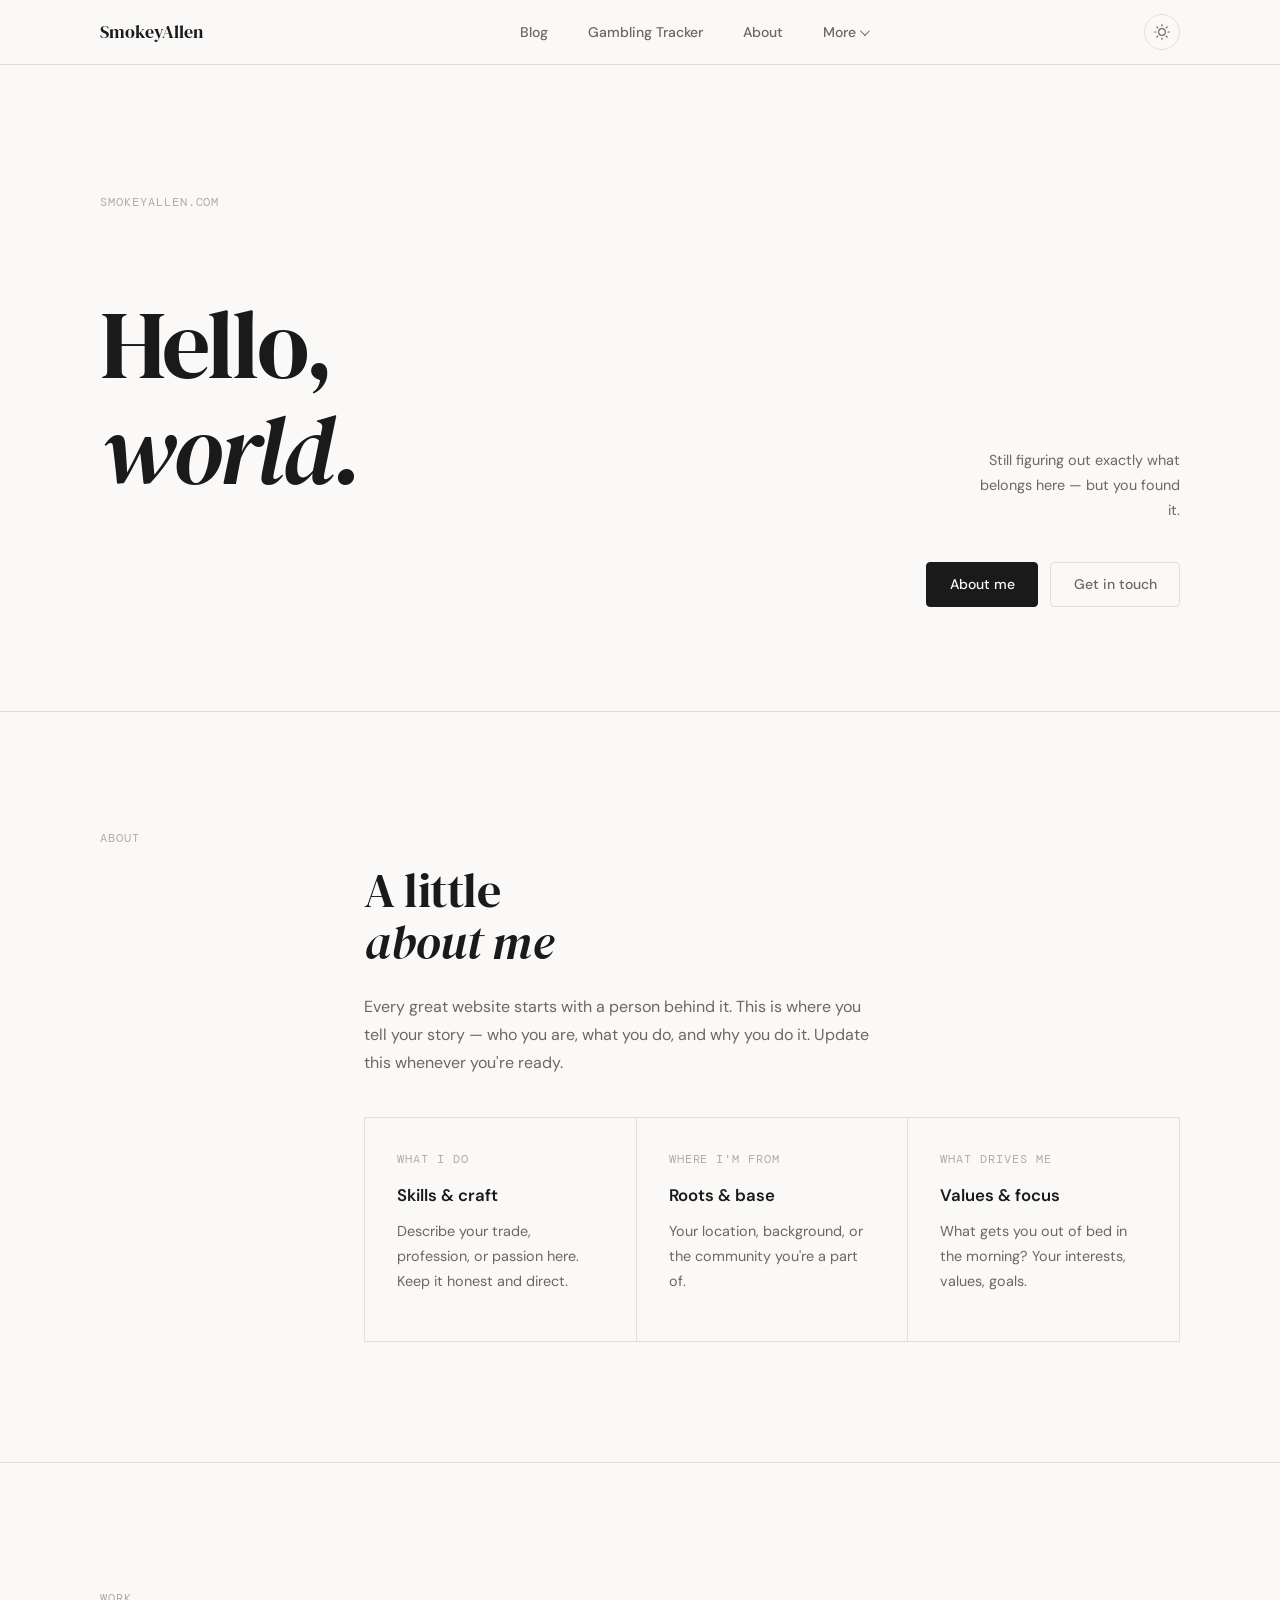
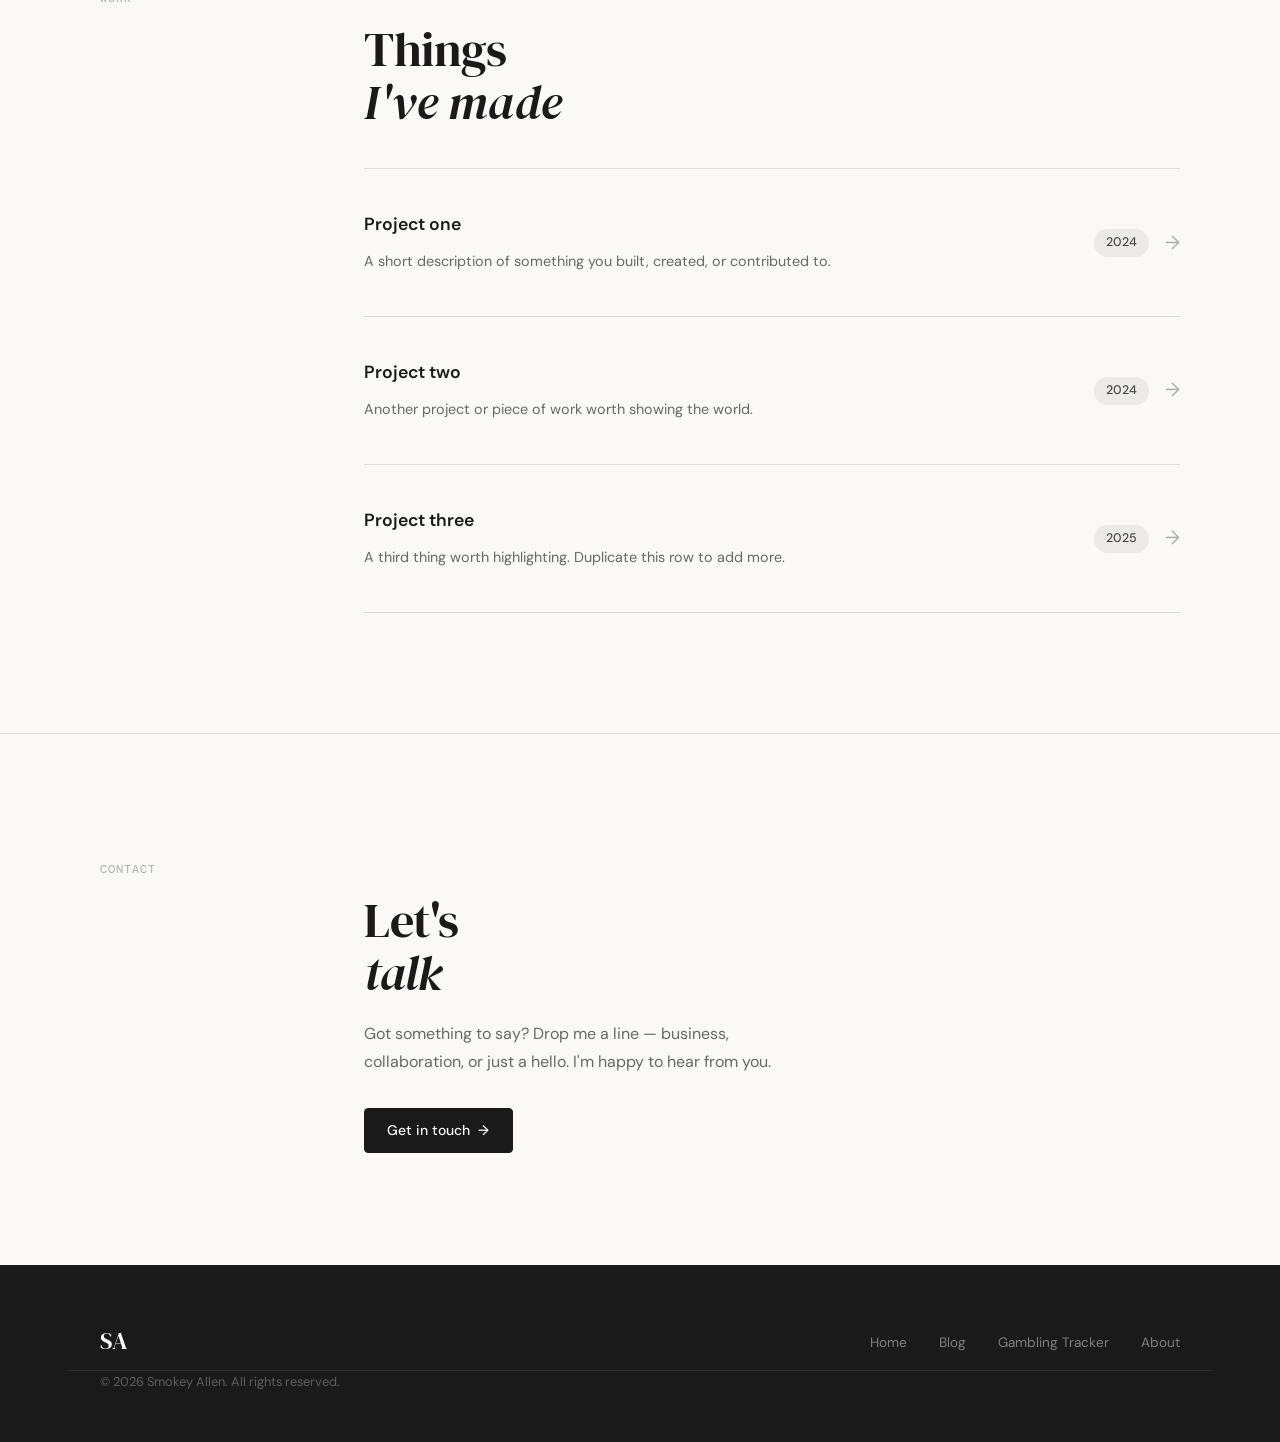
<file: index.html>
<!DOCTYPE html>
<html lang="en">
<head>
  <meta charset="UTF-8" />
  <meta name="viewport" content="width=device-width, initial-scale=1.0" />
  <title>SmokeyAllen</title>
  <meta name="description" content="Welcome to smokeyallen.com" />
  <link rel="preconnect" href="https://fonts.googleapis.com" />
  <link rel="preconnect" href="https://fonts.gstatic.com" crossorigin />
  <link href="https://fonts.googleapis.com/css2?family=DM+Sans:wght@400;500;600&family=DM+Serif+Display:ital@0;1&family=DM+Mono&display=swap" rel="stylesheet" />
  <link rel="stylesheet" href="css/style.css" />
  <link rel="shortcut icon" href="/favicon.ico" />
  <link rel="apple-touch-icon" sizes="180x180" href="/apple-touch-icon.png" />
  <link rel="manifest" href="/site.webmanifest" />
</head>
<body>

  <div id="site-header"></div>

  <!-- ===== HERO ===== -->
  <section class="hero">
    <div class="container">
      <div class="hero-inner">
        <div class="hero-heading">
          <span class="eyebrow">smokeyallen.com</span>
          <h1>Hello,<br /><em>world.</em></h1>
        </div>
        <div class="hero-meta">
          <p>Still figuring out exactly what belongs here — but you found it.</p>
          <div style="display: flex; gap: 0.75rem; flex-wrap: wrap; justify-content: flex-end;">
            <a href="#about" class="btn btn-dark">About me</a>
            <a href="contact.html" class="btn btn-ghost">Get in touch</a>
          </div>
        </div>
      </div>
    </div>
  </section>

  <!-- ===== ABOUT ===== -->
  <section class="section" id="about">
    <div class="container">
      <div class="section-row">
        <div class="section-label">
          <span class="eyebrow">About</span>
        </div>
        <div>
          <h2 style="margin-bottom: 1.5rem;">A little<br /><em>about me</em></h2>
          <p style="max-width: 520px; margin-bottom: 2.5rem;">
            Every great website starts with a person behind it. This is where
            you tell your story — who you are, what you do, and why you do it.
            Update this whenever you're ready.
          </p>
          <div class="card-grid">
            <div class="card">
              <span class="eyebrow">What I do</span>
              <h3>Skills &amp; craft</h3>
              <p style="font-size: 0.9rem;">Describe your trade, profession, or passion here. Keep it honest and direct.</p>
            </div>
            <div class="card">
              <span class="eyebrow">Where I'm from</span>
              <h3>Roots &amp; base</h3>
              <p style="font-size: 0.9rem;">Your location, background, or the community you're a part of.</p>
            </div>
            <div class="card">
              <span class="eyebrow">What drives me</span>
              <h3>Values &amp; focus</h3>
              <p style="font-size: 0.9rem;">What gets you out of bed in the morning? Your interests, values, goals.</p>
            </div>
          </div>
        </div>
      </div>
    </div>
  </section>

  <hr class="divider" />

  <!-- ===== WORK ===== -->
  <section class="section" id="work">
    <div class="container">
      <div class="section-row">
        <div class="section-label">
          <span class="eyebrow">Work</span>
        </div>
        <div>
          <h2 style="margin-bottom: 2.5rem;">Things<br /><em>I've made</em></h2>
          <div class="list-items">
            <div class="list-item">
              <div>
                <h3>Project one</h3>
                <p>A short description of something you built, created, or contributed to.</p>
              </div>
              <div style="display: flex; align-items: center; gap: 1rem;">
                <span class="tag">2024</span>
                <span class="list-item-arrow">→</span>
              </div>
            </div>
            <div class="list-item">
              <div>
                <h3>Project two</h3>
                <p>Another project or piece of work worth showing the world.</p>
              </div>
              <div style="display: flex; align-items: center; gap: 1rem;">
                <span class="tag">2024</span>
                <span class="list-item-arrow">→</span>
              </div>
            </div>
            <div class="list-item">
              <div>
                <h3>Project three</h3>
                <p>A third thing worth highlighting. Duplicate this row to add more.</p>
              </div>
              <div style="display: flex; align-items: center; gap: 1rem;">
                <span class="tag">2025</span>
                <span class="list-item-arrow">→</span>
              </div>
            </div>
          </div>
        </div>
      </div>
    </div>
  </section>

  <hr class="divider" />

  <!-- ===== CONTACT ===== -->
  <section class="section" id="contact">
    <div class="container">
      <div class="section-row">
        <div class="section-label">
          <span class="eyebrow">Contact</span>
        </div>
        <div>
          <h2 style="margin-bottom: 1.25rem;">Let's<br /><em>talk</em></h2>
          <p style="max-width: 420px; margin-bottom: 2rem;">
            Got something to say? Drop me a line — business, collaboration,
            or just a hello. I'm happy to hear from you.
          </p>
          <a href="contact.html" class="btn btn-dark">Get in touch &nbsp;→</a>
        </div>
      </div>
    </div>
  </section>

  <div id="site-footer"></div>

  <script src="css/layout.js"></script>
</body>
</html>
</file>
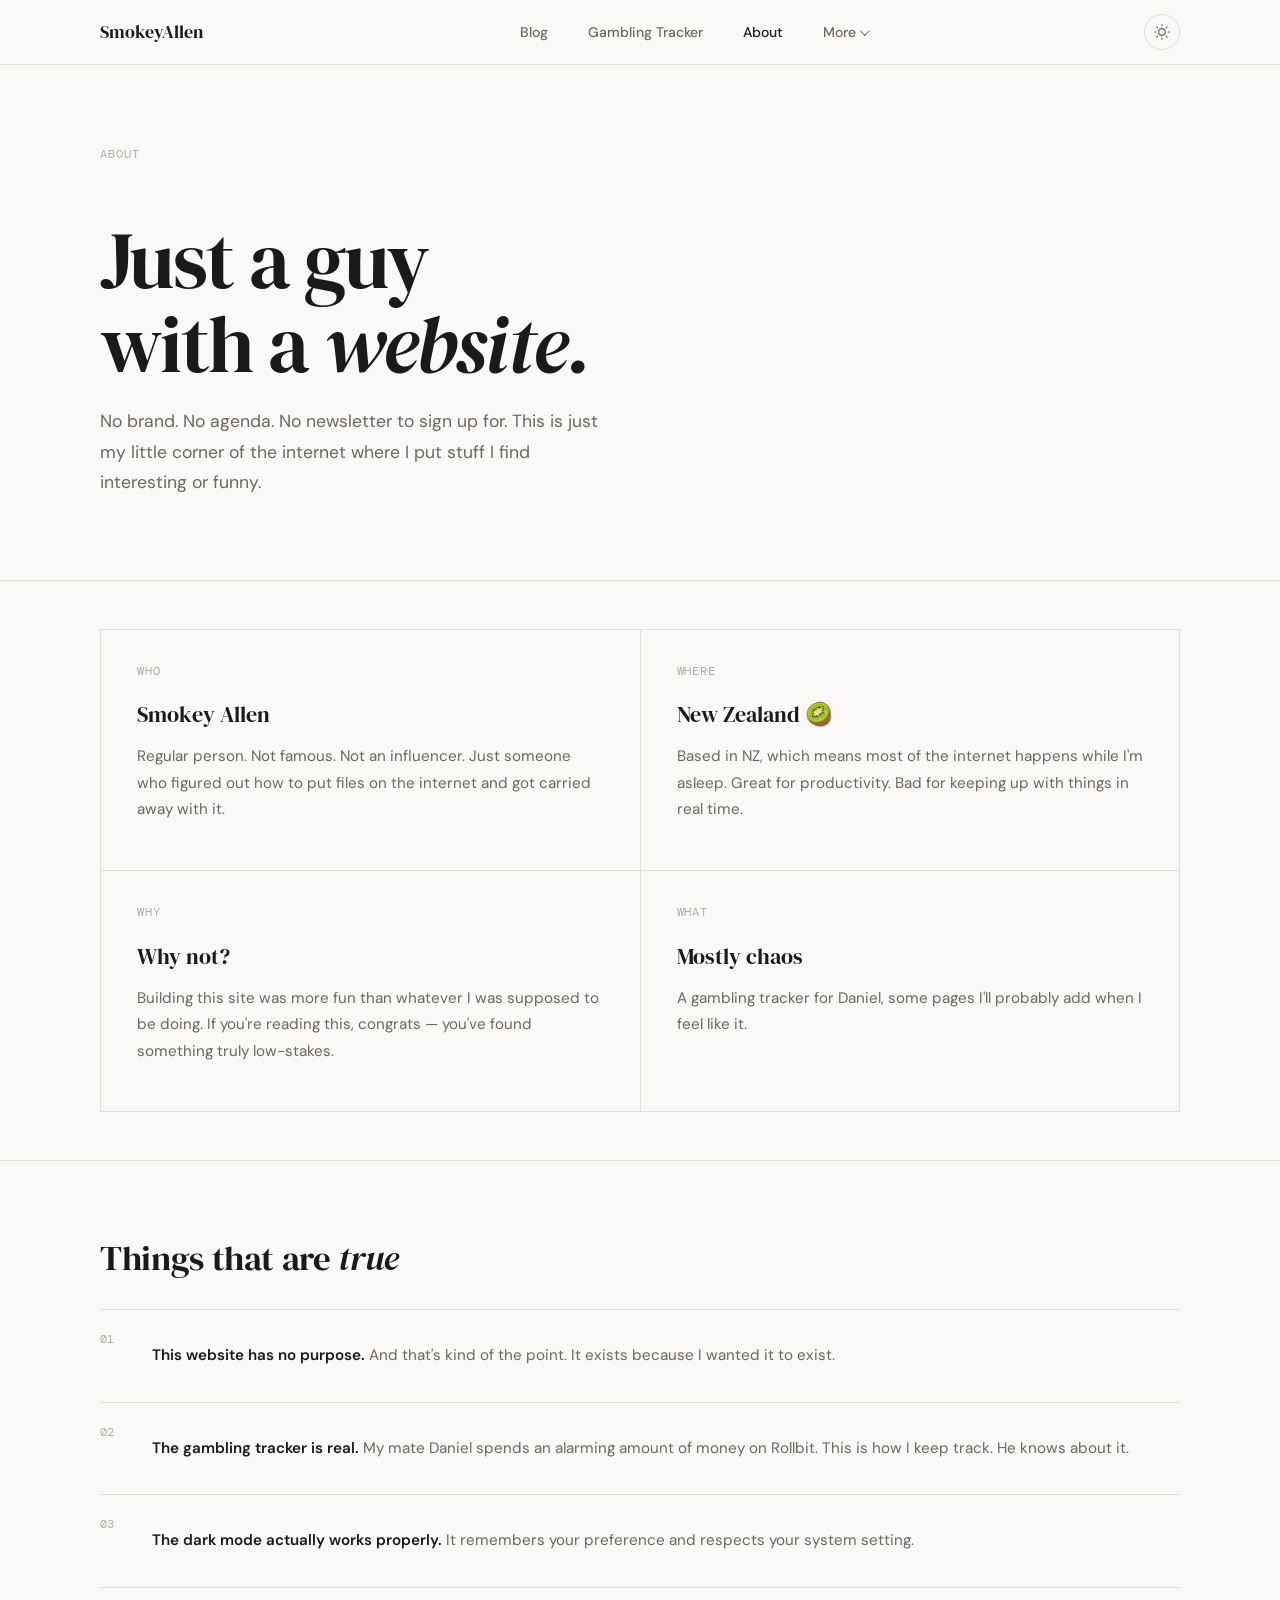
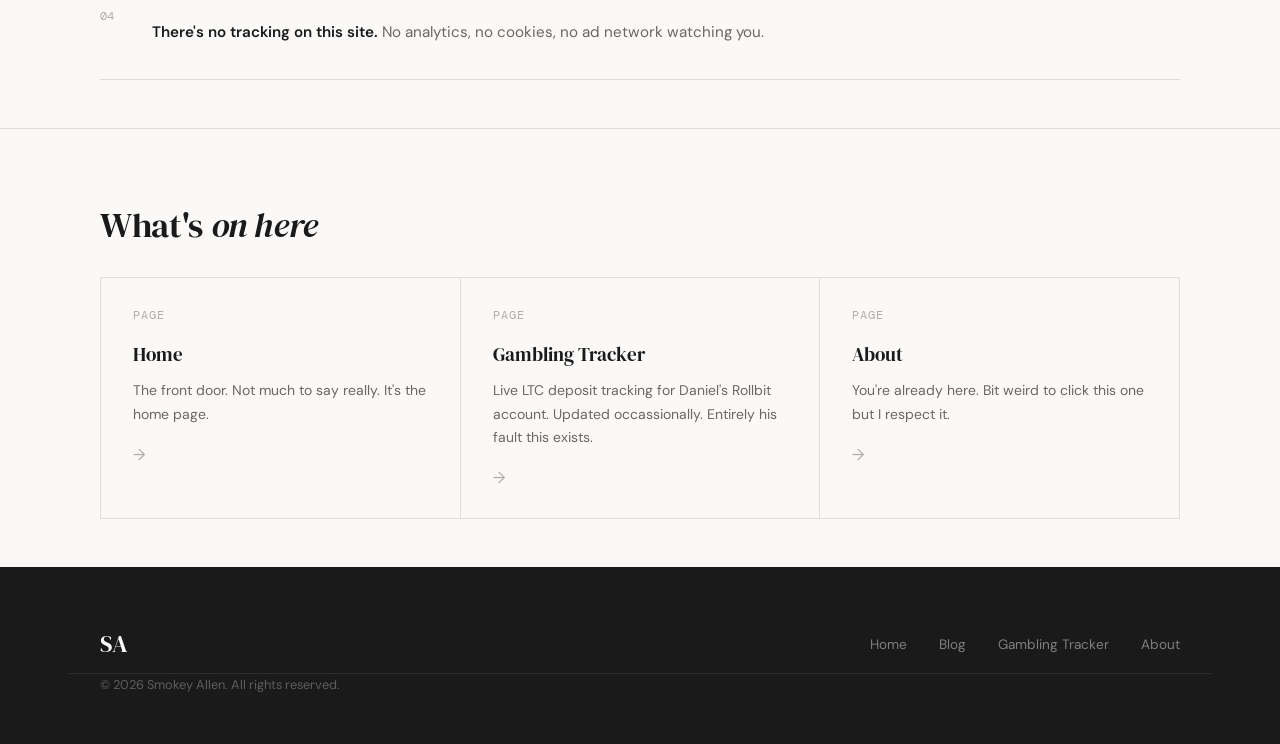
<file: about.html>
<!DOCTYPE html>
<html lang="en">
<head>
  <meta charset="UTF-8" />
  <meta name="viewport" content="width=device-width, initial-scale=1.0" />
  <title>About — Smokey Allen</title>

  <link rel="preconnect" href="https://fonts.googleapis.com" />
  <link rel="preconnect" href="https://fonts.gstatic.com" crossorigin />
  <link href="https://fonts.googleapis.com/css2?family=DM+Sans:wght@400;500;600&family=DM+Serif+Display:ital@0;1&family=DM+Mono&display=swap" rel="stylesheet" />
  <link rel="stylesheet" href="css/style.css" />
  <link rel="shortcut icon" href="/favicon.ico" />
  <link rel="apple-touch-icon" sizes="180x180" href="/apple-touch-icon.png" />
  <link rel="manifest" href="/site.webmanifest" />

  <style>
    /* ── About page specific ── */
    .about-hero {
      padding: 5rem 0 4rem;
      border-bottom: 1px solid var(--color-border);
    }

    .about-hero .eyebrow { display: block; margin-bottom: 1rem; }
    .about-hero h1 { font-size: clamp(2.5rem, 7vw, 5rem); margin-bottom: 1.25rem; line-height: 1.05; }
    .about-hero .lead {
      font-size: 1.1rem;
      color: var(--color-text-secondary);
      max-width: 500px;
      line-height: 1.75;
    }

    /* Bio section */
    .bio-grid {
      display: grid;
      grid-template-columns: 1fr 1fr;
      gap: 1px;
      background: var(--color-border);
      border: 1px solid var(--color-border);
      margin: 3rem 0;
    }

    .bio-cell {
      background: var(--color-bg);
      padding: 2rem 2.25rem;
    }

    body.dark .bio-cell { background: var(--color-bg); }

    .bio-cell .eyebrow { display: block; margin-bottom: 0.75rem; }
    .bio-cell h3 {
      font-family: var(--font-serif);
      font-size: 1.4rem;
      margin-bottom: 0.6rem;
      font-weight: 400;
    }
    .bio-cell p { font-size: 0.95rem; line-height: 1.75; }

    /* Fun facts */
    .facts-section { padding: 3rem 0; border-top: 1px solid var(--color-border); }
    .facts-section h2 {
      font-family: var(--font-serif);
      font-size: clamp(1.5rem, 3vw, 2.2rem);
      margin-bottom: 2rem;
      font-weight: 400;
    }
    .facts-section h2 em { font-style: italic; }

    .fact-list { display: flex; flex-direction: column; }
    .fact-item {
      display: grid;
      grid-template-columns: 2rem 1fr;
      gap: 1.25rem;
      align-items: start;
      padding: 1.1rem 0;
      border-bottom: 1px solid var(--color-border);
    }
    .fact-item:first-child { border-top: 1px solid var(--color-border); }
    .fact-num {
      font-family: var(--font-mono);
      font-size: 0.72rem;
      color: var(--color-text-muted);
      padding-top: 0.2rem;
    }
    .fact-text { font-size: 0.95rem; color: var(--color-text-secondary); line-height: 1.7; }
    .fact-text strong { color: var(--color-text-primary); font-weight: 600; }

    /* What's on this site */
    .pages-section { padding: 3rem 0; border-top: 1px solid var(--color-border); }
    .pages-section h2 {
      font-family: var(--font-serif);
      font-size: clamp(1.5rem, 3vw, 2.2rem);
      font-weight: 400;
      margin-bottom: 2rem;
    }
    .pages-section h2 em { font-style: italic; }

    .page-cards {
      display: grid;
      grid-template-columns: repeat(auto-fit, minmax(240px, 1fr));
      gap: 1px;
      background: var(--color-border);
      border: 1px solid var(--color-border);
    }

    .page-card {
      background: var(--color-bg);
      padding: 1.75rem 2rem;
      text-decoration: none;
      display: block;
      transition: background 0.15s;
    }

    body.dark .page-card { background: var(--color-bg); }
    .page-card:hover { background: var(--color-bg-surface); }
    body.dark .page-card:hover { background: #1a1a18; }

    .page-card .eyebrow { display: block; margin-bottom: 0.6rem; }
    .page-card h3 {
      font-family: var(--font-serif);
      font-size: 1.2rem;
      font-weight: 400;
      margin-bottom: 0.5rem;
      color: var(--color-text-primary);
    }
    .page-card p { font-size: 0.875rem; line-height: 1.65; }
    .page-card .arrow {
      font-size: 1rem;
      color: var(--color-text-muted);
      margin-top: 1rem;
      display: block;
      transition: transform 0.15s;
    }
    .page-card:hover .arrow { transform: translateX(4px); }

    @media (max-width: 680px) {
      .bio-grid { grid-template-columns: 1fr; }
    }
  </style>
</head>
<body>

  <div id="site-header"></div>

  <!-- ===== HERO ===== -->
  <div class="about-hero">
    <div class="container">
      <span class="eyebrow">About</span>
      <h1>Just a guy<br />with a <em>website.</em></h1>
      <p class="lead">
        No brand. No agenda. No newsletter to sign up for.
        This is just my little corner of the internet where I put stuff
        I find interesting or funny.
      </p>
    </div>
  </div>

  <!-- ===== BIO GRID ===== -->
  <section>
    <div class="container">
      <div class="bio-grid">
        <div class="bio-cell">
          <span class="eyebrow">Who</span>
          <h3>Smokey Allen</h3>
          <p>
            Regular person. Not famous. Not an influencer.
            Just someone who figured out how to put files on the internet
            and got carried away with it.
          </p>
        </div>
        <div class="bio-cell">
          <span class="eyebrow">Where</span>
          <h3>New Zealand 🥝</h3>
          <p>
            Based in NZ, which means most of the internet happens
            while I'm asleep. Great for productivity. Bad for keeping up
            with things in real time.
          </p>
        </div>
        <div class="bio-cell">
          <span class="eyebrow">Why</span>
          <h3>Why not?</h3>
          <p>
            Building this site was more fun than whatever I was
            supposed to be doing. If you're reading this, congrats —
            you've found something truly low-stakes.
          </p>
        </div>
        <div class="bio-cell">
          <span class="eyebrow">What</span>
          <h3>Mostly chaos</h3>
          <p>
            A gambling tracker for Daniel, some pages I'll probably
            add when I feel like it.
          </p>
        </div>
      </div>
    </div>
  </section>

  <!-- ===== FUN FACTS ===== -->
  <section class="facts-section">
    <div class="container">
      <h2>Things that are <em>true</em></h2>
      <div class="fact-list">
        <div class="fact-item">
          <span class="fact-num">01</span>
          <p class="fact-text"><strong>This website has no purpose.</strong> And that's kind of the point. It exists because I wanted it to exist.</p>
        </div>
        <div class="fact-item">
          <span class="fact-num">02</span>
          <p class="fact-text"><strong>The gambling tracker is real.</strong> My mate Daniel spends an alarming amount of money on Rollbit. This is how I keep track. He knows about it.</p>
        </div>
        <div class="fact-item">
          <span class="fact-num">03</span>
          <p class="fact-text"><strong>The dark mode actually works properly.</strong> It remembers your preference and respects your system setting.</p>
        </div>
        <div class="fact-item">
          <span class="fact-num">04</span>
          <p class="fact-text"><strong>There's no tracking on this site.</strong> No analytics, no cookies, no ad network watching you.</p>
        </div>
      </div>
    </div>
  </section>

  <!-- ===== PAGES ===== -->
  <section class="pages-section">
    <div class="container">
      <h2>What's <em>on here</em></h2>
      <div class="page-cards">
        <a href="/" class="page-card">
          <span class="eyebrow">Page</span>
          <h3>Home</h3>
          <p>The front door. Not much to say really. It's the home page.</p>
          <span class="arrow">→</span>
        </a>
        <a href="transactions.html" class="page-card">
          <span class="eyebrow">Page</span>
          <h3>Gambling Tracker</h3>
          <p>Live LTC deposit tracking for Daniel's Rollbit account. Updated occassionally. Entirely his fault this exists.</p>
          <span class="arrow">→</span>
        </a>
        <a href="about.html" class="page-card">
          <span class="eyebrow">Page</span>
          <h3>About</h3>
          <p>You're already here. Bit weird to click this one but I respect it.</p>
          <span class="arrow">→</span>
        </a>
      </div>
    </div>
  </section>

  <div id="site-footer"></div>

  <script src="css/layout.js"></script>
</body>
</html>
</file>
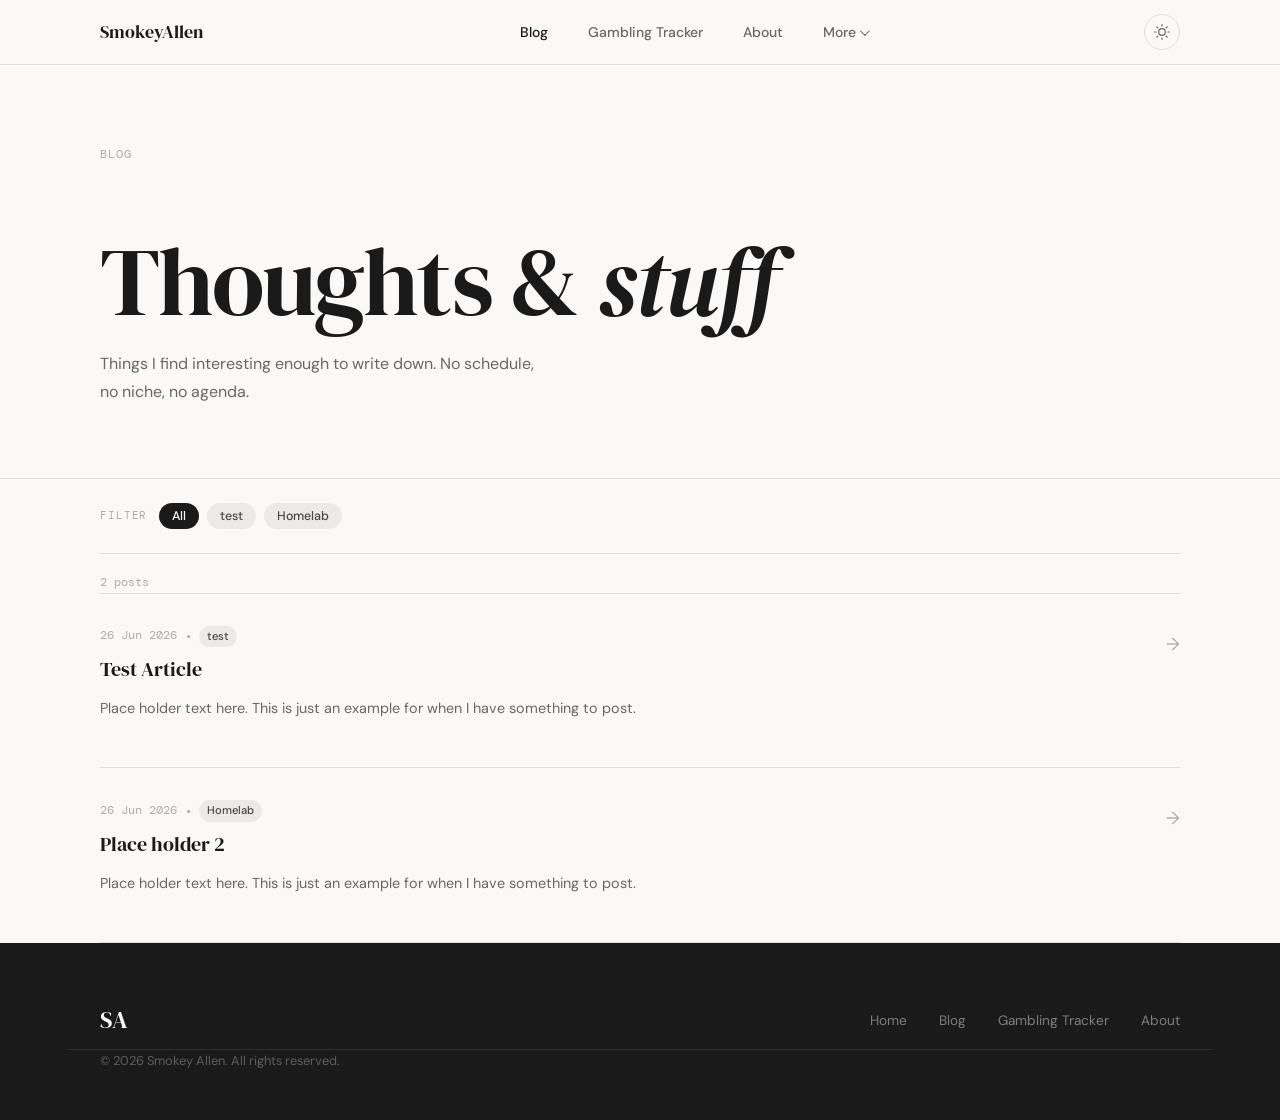
<file: blog.html>
<!DOCTYPE html>
<html lang="en">
<head>
  <meta charset="UTF-8" />
  <meta name="viewport" content="width=device-width, initial-scale=1.0" />
  <title>Blog — Smokey Allen</title>

  <link rel="preconnect" href="https://fonts.googleapis.com" />
  <link rel="preconnect" href="https://fonts.gstatic.com" crossorigin />
  <link href="https://fonts.googleapis.com/css2?family=DM+Sans:wght@400;500;600&family=DM+Serif+Display:ital@0;1&family=DM+Mono&display=swap" rel="stylesheet" />
  <link rel="stylesheet" href="/css/style.css" />
  <link rel="shortcut icon" href="/favicon.ico" />
  <link rel="apple-touch-icon" sizes="180x180" href="/apple-touch-icon.png" />
  <link rel="manifest" href="/site.webmanifest" />

  <style>
    .blog-hero {
      padding: 5rem 0 3.5rem;
      border-bottom: 1px solid var(--color-border);
    }

    .blog-hero .eyebrow { display: block; margin-bottom: 1rem; }
    .blog-hero h1 { margin-bottom: 0.75rem; }
    .blog-hero p { max-width: 440px; }

    /* Tag filter bar */
    .tag-bar {
      display: flex;
      align-items: center;
      gap: 0.5rem;
      flex-wrap: wrap;
      padding: 1.5rem 0;
      border-bottom: 1px solid var(--color-border);
    }

    .tag-bar-label {
      font-family: var(--font-mono);
      font-size: 0.7rem;
      text-transform: uppercase;
      letter-spacing: 0.08em;
      color: var(--color-text-muted);
      margin-right: 0.25rem;
    }

    .tag-filter {
      display: inline-block;
      padding: 4px 12px;
      background: var(--color-tag-bg);
      color: var(--color-tag-text);
      font-size: 0.78rem;
      font-weight: 500;
      border-radius: var(--radius-full);
      cursor: pointer;
      border: 1px solid transparent;
      font-family: var(--font-sans);
      transition: background 0.15s, color 0.15s, border-color 0.15s;
    }

    .tag-filter:hover,
    .tag-filter.active {
      background: var(--color-text-primary);
      color: var(--color-bg);
    }

    body.dark .tag-filter {
      background: var(--color-tag-bg);
      color: var(--color-tag-text);
    }

    body.dark .tag-filter:hover,
    body.dark .tag-filter.active {
      background: var(--color-text-primary);
      color: var(--color-bg);
    }

    /* Article list */
    .article-list { display: flex; flex-direction: column; }

    .article-item {
      display: grid;
      grid-template-columns: 1fr auto;
      gap: 2rem;
      align-items: start;
      padding: 2rem 0;
      border-bottom: 1px solid var(--color-border);
      text-decoration: none;
      transition: opacity 0.15s;
    }

    .article-item:first-child { border-top: 1px solid var(--color-border); }
    .article-item:hover { opacity: 0.65; }

    .article-meta {
      display: flex;
      align-items: center;
      gap: 0.6rem;
      margin-bottom: 0.6rem;
      flex-wrap: wrap;
    }

    .article-date {
      font-family: var(--font-mono);
      font-size: 0.72rem;
      color: var(--color-text-muted);
    }

    .article-dot {
      width: 3px; height: 3px;
      border-radius: 50%;
      background: var(--color-text-muted);
      flex-shrink: 0;
    }

    .article-tag {
      display: inline-block;
      padding: 2px 8px;
      background: var(--color-tag-bg);
      color: var(--color-tag-text);
      font-size: 0.7rem;
      font-weight: 500;
      border-radius: var(--radius-full);
    }

    body.dark .article-tag {
      background: var(--color-tag-bg);
      color: var(--color-tag-text);
    }

    .article-title {
      font-family: var(--font-serif);
      font-size: 1.25rem;
      font-weight: 400;
      color: var(--color-text-primary);
      line-height: 1.25;
      margin-bottom: 0.5rem;
    }

    .article-excerpt {
      font-size: 0.9rem;
      color: var(--color-text-secondary);
      line-height: 1.7;
      max-width: 600px;
    }

    .article-arrow {
      font-size: 1.1rem;
      color: var(--color-text-muted);
      margin-top: 0.25rem;
      flex-shrink: 0;
    }

    .article-count {
      font-family: var(--font-mono);
      font-size: 0.72rem;
      color: var(--color-text-muted);
      padding: 1.25rem 0 0;
    }

    .no-results {
      text-align: center;
      padding: 4rem 1rem;
      color: var(--color-text-muted);
      font-family: var(--font-mono);
      font-size: 0.85rem;
      display: none;
    }

    @media (max-width: 600px) {
      .article-item { grid-template-columns: 1fr; gap: 0; }
      .article-arrow { display: none; }
    }
  </style>
</head>
<body>

  <div id="site-header"></div>

  <!-- Hero -->
  <div class="blog-hero">
    <div class="container">
      <span class="eyebrow">Blog</span>
      <h1>Thoughts &amp; <em>stuff</em></h1>
      <p>Things I find interesting enough to write down. No schedule, no niche, no agenda.</p>
    </div>
  </div>

  <!-- Tag filter -->
  <div class="container">
    <div class="tag-bar">
      <span class="tag-bar-label">Filter</span>
      <button class="tag-filter active" onclick="filterTag('all', this)">All</button>
      <button class="tag-filter" onclick="filterTag('linux', this)">test</button>
      <button class="tag-filter" onclick="filterTag('crypto', this)">Homelab</button>
    </div>
  </div>

  <!-- Article list -->
  <main>
    <div class="container">
      <div class="article-count" id="articleCount"></div>
      <div class="article-list" id="articleList">

        <!-- ================================================================
             ARTICLES — to add a new one, copy one .article-item block,
             paste it here, and update the text + data-tags attribute.
             Link it to a new blog-post-filename.html in the href.
        ================================================================ -->

        <a class="article-item" href="articles/homelab-start.html" data-tags="linux">
          <div>
            <div class="article-meta">
              <span class="article-date">26 Jun 2026</span>
              <span class="article-dot"></span>
              <span class="article-tag">test</span>
            </div>
            <div class="article-title">Test Article</div>
            <p class="article-excerpt">
              Place holder text here. This is just an
              example for when I have something to post.
            </p>
          </div>
          <span class="article-arrow">→</span>
        </a>

        <a class="article-item" href="" data-tags="crypto">
          <div>
            <div class="article-meta">
              <span class="article-date">26 Jun 2026</span>
              <span class="article-dot"></span>
              <span class="article-tag">Homelab</span>
            </div>
            <div class="article-title">Place holder 2</div>
            <p class="article-excerpt">
              Place holder text here. This is just an
              example for when I have something to post.
            </p>
          </div>
          <span class="article-arrow">→</span>
        </a>

      </div>

      <div class="no-results" id="noResults">No posts with that tag yet.</div>
    </div>
  </main>

  <div id="site-footer"></div>

  <script>
    // ── Tag filter ──
    function filterTag(tag, btn) {
      // Update active button
      document.querySelectorAll('.tag-filter').forEach(b => b.classList.remove('active'));
      btn.classList.add('active');

      const items = document.querySelectorAll('.article-item');
      let visible = 0;

      items.forEach(item => {
        const tags = item.getAttribute('data-tags') || '';
        const show = tag === 'all' || tags.split(',').map(t => t.trim()).includes(tag);
        item.style.display = show ? '' : 'none';
        if (show) visible++;
      });

      document.getElementById('noResults').style.display = visible === 0 ? '' : 'none';
      updateCount(visible);
    }

    function updateCount(n) {
      document.getElementById('articleCount').textContent = n + ' post' + (n === 1 ? '' : 's');
    }

    // Set initial count
    updateCount(document.querySelectorAll('.article-item').length);
  </script>
  <script src="/css/layout.js"></script>
</body>
</html>
</file>
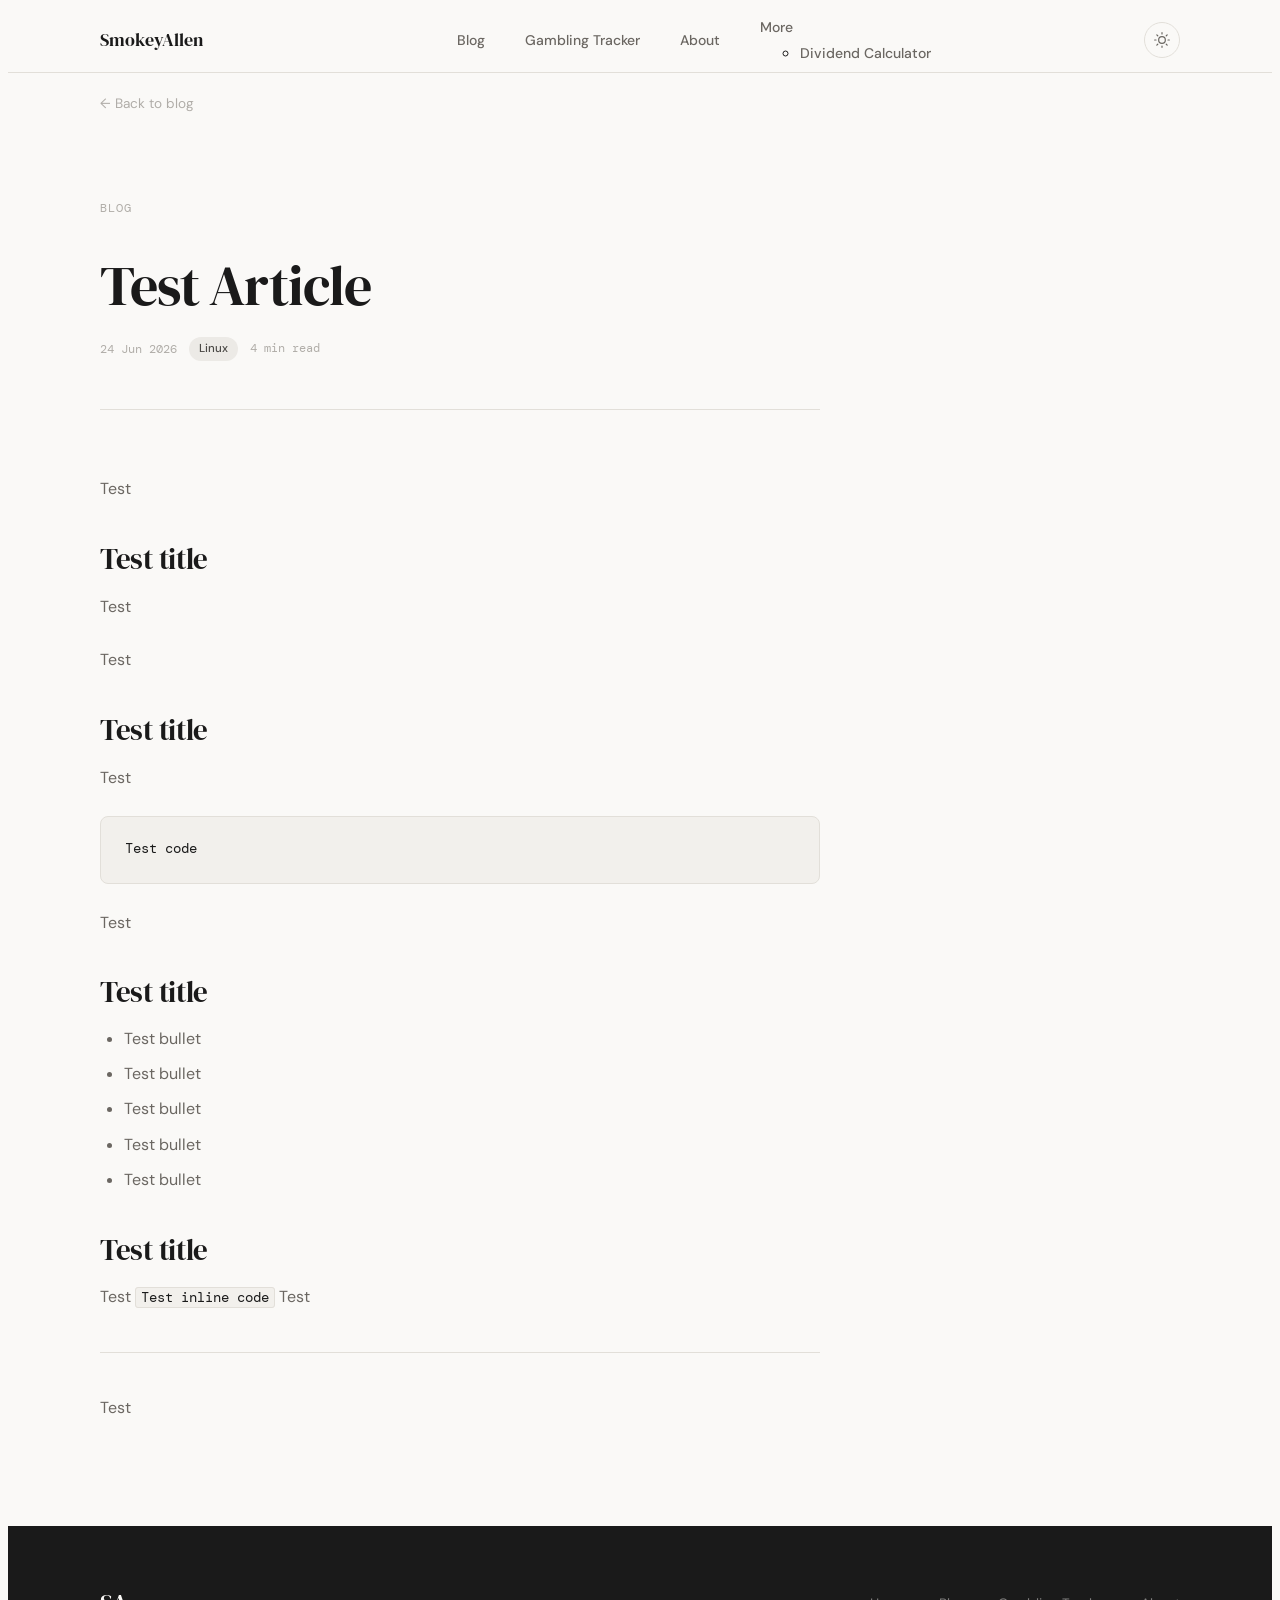
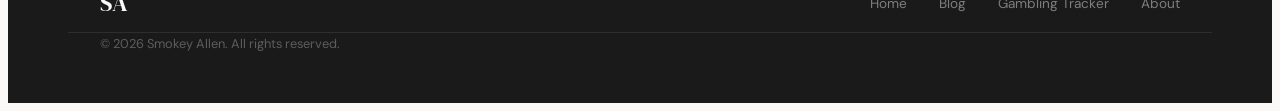
<file: articles/homelab-start.html>
<!DOCTYPE html>
<html lang="en">
<head>
  <meta charset="UTF-8" />
  <meta name="viewport" content="width=device-width, initial-scale=1.0" />
  <title>Beginning of the Homelab</title>

  <link rel="preconnect" href="https://fonts.googleapis.com" />
  <link rel="preconnect" href="https://fonts.gstatic.com" crossorigin />
  <link href="https://fonts.googleapis.com/css2?family=DM+Sans:wght@400;500;600&family=DM+Serif+Display:ital@0;1&family=DM+Mono&display=swap" rel="stylesheet" />
  <!-- One level up since posts/ is a subfolder -->
  <link rel="stylesheet" href="../style.css" />
  <link rel="icon" type="image/png" href="../favicon-96x96.png" sizes="96x96" />
  <link rel="icon" type="image/svg+xml" href="../favicon.svg" />
  <link rel="shortcut icon" href="../favicon.ico" />
  <link rel="apple-touch-icon" sizes="180x180" href="../apple-touch-icon.png" />
  <link rel="manifest" href="../site.webmanifest" />

  <style>
    .post-hero {
      padding: 4rem 0 3rem;
      border-bottom: 1px solid var(--color-border);
      max-width: 720px;
    }

    .post-hero .eyebrow { display: block; margin-bottom: 1rem; }

    .post-hero h1 {
      font-size: clamp(2rem, 5vw, 3.5rem);
      margin-bottom: 1.25rem;
      line-height: 1.1;
    }

    .post-meta {
      display: flex;
      align-items: center;
      gap: 0.75rem;
      flex-wrap: wrap;
    }

    .post-date {
      font-family: var(--font-mono);
      font-size: 0.75rem;
      color: var(--color-text-muted);
    }

    .post-tag {
      display: inline-block;
      padding: 3px 10px;
      background: var(--color-tag-bg);
      color: var(--color-tag-text);
      font-size: 0.72rem;
      font-weight: 500;
      border-radius: var(--radius-full);
    }

    body.dark .post-tag {
      background: var(--color-tag-bg);
      color: var(--color-tag-text);
    }

    .post-read-time {
      font-family: var(--font-mono);
      font-size: 0.72rem;
      color: var(--color-text-muted);
    }

    /* Article body */
    .post-body {
      max-width: 720px;
      padding: 3rem 0 5rem;
    }

    .post-body p {
      margin-bottom: 1.5rem;
      font-size: 1rem;
      line-height: 1.85;
      color: var(--color-text-secondary);
    }

    .post-body h2 {
      font-size: clamp(1.3rem, 2.5vw, 1.8rem);
      margin: 2.5rem 0 1rem;
      font-weight: 400;
    }

    .post-body h3 {
      font-size: 1.05rem;
      font-weight: 600;
      font-family: var(--font-sans);
      margin: 2rem 0 0.75rem;
      color: var(--color-text-primary);
    }

    .post-body ul,
    .post-body ol {
      padding-left: 1.5rem;
      margin-bottom: 1.5rem;
    }

    .post-body li {
      color: var(--color-text-secondary);
      font-size: 1rem;
      line-height: 1.8;
      margin-bottom: 0.4rem;
    }

    .post-body code {
      font-family: var(--font-mono);
      font-size: 0.85em;
      background: var(--color-bg-surface);
      border: 1px solid var(--color-border);
      border-radius: 3px;
      padding: 1px 5px;
      color: var(--color-text-primary);
    }

    body.dark .post-body code { background: #1a1a18; }

    .post-body pre {
      background: var(--color-bg-surface);
      border: 1px solid var(--color-border);
      border-radius: var(--radius-md);
      padding: 1.25rem 1.5rem;
      overflow-x: auto;
      margin-bottom: 1.5rem;
    }

    body.dark .post-body pre { background: #1a1a18; }

    .post-body pre code {
      background: none;
      border: none;
      padding: 0;
      font-size: 0.85rem;
      line-height: 1.7;
    }

    .post-body blockquote {
      border-left: 3px solid var(--color-border);
      padding-left: 1.25rem;
      margin: 1.5rem 0;
      color: var(--color-text-muted);
      font-style: italic;
    }

    .post-divider {
      border: none;
      border-top: 1px solid var(--color-border);
      margin: 2.5rem 0;
    }

    /* Back link */
    .back-link {
      display: inline-flex;
      align-items: center;
      gap: 0.4rem;
      font-size: 0.85rem;
      color: var(--color-text-muted);
      text-decoration: none;
      padding: 1.25rem 0;
      transition: color 0.15s;
    }

    .back-link:hover { color: var(--color-text-primary); }
  </style>
</head>
<body>

  <div id="site-header"></div>

  <main>
    <div class="container">

      <a href="../blog.html" class="back-link">← Back to blog</a>

      <!-- Post header -->
      <div class="post-hero">
        <span class="eyebrow">Blog</span>
        <h1>Test Article</h1>
        <div class="post-meta">
          <span class="post-date">24 Jun 2026</span>
          <span class="post-tag">Linux</span>
          <span class="post-read-time">4 min read</span>
        </div>
      </div>

      <!-- Post content -->
      <article class="post-body">

        <p>
          Test
        </p>

        <h2>Test title</h2>

        <p>
          Test
        </p>

        <p>
          Test
        </p>

        <h2>Test title</h2>

        <p>
          Test
        </p>

        <pre><code>Test code</code></pre>

        <p>
          Test
        </p>

        <h2>Test title</h2>

        <ul>
          <li>Test bullet</li>
          <li>Test bullet</li>
          <li>Test bullet</li>
          <li>Test bullet</li>
          <li>Test bullet</li>
        </ul>

        <h2>Test title</h2>

        <p>
          Test
          <code>Test inline code</code> Test
        </p>

        <hr class="post-divider" />

        <p>
          Test
        </p>

      </article>

    </div>
  </main>

  <div id="site-footer"></div>

  <script src="../css/layout.js"></script>

</body>
</html>
</file>
<file: css/style.css>
/* =============================================
 *  smokeyallen.com — Style B: Editorial Light
 *  =============================================
 *  1. Reset & Base
 *  2. Typography
 *  3. Layout Utilities
 *  4. Header & Navigation
 *  5. Hero Section
 *  6. Content Sections
 *  7. Cards & Lists
 *  8. Footer
 *  9. Buttons & Links
 *  10. Responsive
 * = *============================================ */

/* /* --- 1. Reset & Base --- */ */
*, *::before, *::after {
  box-sizing: border-box;
  margin: 0;
  padding: 0;
}

:root {
  --color-bg:           #faf9f7;
  --color-bg-surface:   #f2f0ec;
  --color-bg-dark:      #1a1a1a;

  --color-border:       #e2dfd9;
  --color-border-dark:  #2e2e2e;

  --color-text-primary:   #1a1a1a;
  --color-text-secondary: #6b6762;
  --color-text-muted:     #b0ada8;
  --color-text-inverse:   #faf9f7;

  --color-accent:       #1a1a1a;
  --color-tag-bg:       #eceae6;
  --color-tag-text:     #4a4845;

  --font-sans:    'DM Sans', system-ui, -apple-system, sans-serif;
  --font-serif:   'DM Serif Display', Georgia, serif;
  --font-mono:    'DM Mono', 'Courier New', monospace;

  --radius-sm:  4px;
  --radius-md:  8px;
  --radius-full: 999px;

  --max-width:  1080px;
  --nav-height: 64px;

  --transition: 0.18s ease;
}

html {
  scroll-behavior: smooth;
  margin: 0;
  padding: 0;
}

body {
  font-family: var(--font-sans);
  background-color: var(--color-bg);
  color: var(--color-text-primary);
  line-height: 1.6;
  font-size: 16px;
  -webkit-font-smoothing: antialiased;
  margin: 0;
  padding: 0;
  overflow-x: hidden;
}

img { display: block; max-width: 100%; }

/* --- 2. Typography --- */
h1, h2, h3, h4 {
  font-family: var(--font-serif);
  font-weight: 400;
  line-height: 1.1;
  color: var(--color-text-primary);
}

h1 { font-size: clamp(3rem, 8vw, 6rem); letter-spacing: -0.02em; }
h2 { font-size: clamp(2rem, 4vw, 3rem); letter-spacing: -0.01em; }
h3 { font-size: 1.1rem; font-family: var(--font-sans); font-weight: 600; }

p {
  color: var(--color-text-secondary);
  font-size: 1rem;
  line-height: 1.75;
}

.eyebrow {
  font-family: var(--font-mono);
  font-size: 0.75rem;
  letter-spacing: 0.08em;
  color: var(--color-text-muted);
  text-transform: uppercase;
}

.tag {
  display: inline-block;
  padding: 4px 12px;
  background: var(--color-tag-bg);
  color: var(--color-tag-text);
  font-size: 0.78rem;
  font-weight: 500;
  border-radius: var(--radius-full);
}

/* --- 3. Layout Utilities --- */
.container {
  max-width: var(--max-width);
  margin: 0 auto;
  padding: 0 2rem;
}

.section { padding: 7rem 0; }

.divider {
  border: none;
  border-top: 1px solid var(--color-border);
}

.text-center { text-align: center; }

/* --- 4. Header & Navigation --- */
header {
  position: sticky;
  top: 0;
  z-index: 100;
  height: var(--nav-height);
  display: flex;
  align-items: center;
  background: rgba(250, 249, 247, 0.92);
  backdrop-filter: blur(10px);
  -webkit-backdrop-filter: blur(10px);
  border-bottom: 1px solid var(--color-border);
}

nav {
  width: 100%;
  max-width: var(--max-width);
  margin: 0 auto;
  padding: 0 2rem;
  display: flex;
  align-items: center;
  justify-content: space-between;
}

.nav-logo {
  font-family: var(--font-serif);
  font-size: 1.1rem;
  color: var(--color-text-primary);
  text-decoration: none;
}

.nav-links {
  display: flex;
  align-items: center;
  gap: 2.5rem;
  list-style: none;
}

.nav-links a {
  font-size: 0.875rem;
  font-weight: 500;
  color: var(--color-text-secondary);
  text-decoration: none;
  transition: color var(--transition);
}

.nav-links a:hover { color: var(--color-text-primary); }

/* --- Nav dropdown ("More") --- */
.nav-dropdown {
  position: relative;
}

/* toggle inherits size/weight/color from .nav-links a above — no overrides needed */
.nav-dropdown-toggle {
  display: inline-flex;
  align-items: center;
  gap: 0.3rem;
}

.nav-dropdown-toggle::after {
  content: '';
  width: 6px;
  height: 6px;
  border-right: 1.5px solid currentColor;
  border-bottom: 1.5px solid currentColor;
  transform: rotate(45deg) translateY(-2px);
  transition: transform var(--transition);
}

.nav-dropdown:hover .nav-dropdown-toggle::after,
.nav-dropdown:focus-within .nav-dropdown-toggle::after {
  transform: rotate(-135deg) translateY(1px);
}

.nav-dropdown-menu {
  position: absolute;
  top: 100%;
  right: 0;
  min-width: 200px;
  margin: 0;
  padding: 0.4rem;
  list-style: none;
  background: var(--color-bg);
  border: 1px solid var(--color-border);
  border-radius: var(--radius-md);
  box-shadow: 0 8px 24px rgba(0, 0, 0, 0.12);
  z-index: 100;
  opacity: 0;
  visibility: hidden;
  transform: translateY(4px);
  transition: opacity var(--transition), transform var(--transition), visibility var(--transition);
}

/* invisible bridge so the mouse can travel from toggle to menu without a gap */
.nav-dropdown-menu::before {
  content: '';
  position: absolute;
  top: -0.6rem;
  left: 0;
  right: 0;
  height: 0.6rem;
}

.nav-dropdown:hover .nav-dropdown-menu,
.nav-dropdown:focus-within .nav-dropdown-menu {
  opacity: 1;
  visibility: visible;
  transform: translateY(0);
}

.nav-dropdown-menu li { list-style: none; }

.nav-dropdown-menu a {
  display: block;
  padding: 0.55rem 0.75rem;
  border-radius: var(--radius-sm);
  font-size: 0.875rem;
  font-weight: 500;
  color: var(--color-text-secondary);
  text-decoration: none;
  white-space: nowrap;
  transition: background var(--transition), color var(--transition);
}

.nav-dropdown-menu a:hover {
  background: var(--color-bg-surface);
  color: var(--color-text-primary);
}

body.dark .nav-dropdown-menu { background: #1a1a18; }
body.dark .nav-dropdown-menu a:hover { background: #242420; }

@media (max-width: 700px) {
  .nav-dropdown-menu { right: auto; left: 0; }
}

/* --- 5. Hero Section --- */
.hero {
  padding: 8rem 0 6rem;
  border-bottom: 1px solid var(--color-border);
}

.hero-inner {
  display: grid;
  grid-template-columns: 1fr auto;
  gap: 4rem;
  align-items: end;
}

.hero-heading { margin-bottom: 2rem; }
.hero-heading .eyebrow { display: block; margin-bottom: 1.5rem; }

.hero-meta {
  display: flex;
  flex-direction: column;
  align-items: flex-end;
  justify-content: flex-end;
  gap: 1.5rem;
  padding-bottom: 0.5rem;
  min-width: 200px;
}

.hero-meta p {
  font-size: 0.9rem;
  text-align: right;
  max-width: 200px;
}

/* --- 6. Content Sections --- */
.section-row {
  display: grid;
  grid-template-columns: 200px 1fr;
  gap: 4rem;
  align-items: start;
}

.section-label {
  padding-top: 0.35rem;
}

.section-label .eyebrow { display: block; }

/* --- 7. Cards & Lists --- */
.list-items {
  display: flex;
  flex-direction: column;
  gap: 0;
}

.list-item {
  display: grid;
  grid-template-columns: 1fr auto;
  gap: 2rem;
  align-items: center;
  padding: 1.75rem 0;
  border-bottom: 1px solid var(--color-border);
  transition: opacity var(--transition);
}

.list-item:first-child { border-top: 1px solid var(--color-border); }

.list-item:hover { opacity: 0.7; }

.list-item h3 { margin-bottom: 0.35rem; }
.list-item p { font-size: 0.9rem; }

.list-item-arrow {
  font-size: 1.2rem;
  color: var(--color-text-muted);
  flex-shrink: 0;
}

.card-grid {
  display: grid;
  grid-template-columns: repeat(auto-fit, minmax(240px, 1fr));
  gap: 1px;
  background: var(--color-border);
  border: 1px solid var(--color-border);
}

.card-grid .card {
  background: var(--color-bg);
  padding: 2rem;
}

.card .eyebrow { display: block; margin-bottom: 1rem; }
.card h3 { margin-bottom: 0.5rem; font-size: 1.05rem; }

/* --- 8. Footer --- */
footer {
  background: var(--color-bg-dark);
  color: var(--color-text-inverse);
  padding: 3rem 2rem 3rem;
  width: 100vw;
  position: relative;
  left: 50%;
  right: 50%;
  margin-left: -50vw;
  margin-right: -50vw;
  box-sizing: border-box;
}

.footer-inner {
  display: flex;
  align-items: center;
  justify-content: space-between;
  gap: 1rem;
  flex-wrap: wrap;
}

.footer-logo {
  font-family: var(--font-serif);
  font-size: 1.5rem;
  color: var(--color-text-inverse);
}

.footer-links {
  display: flex;
  gap: 2rem;
  list-style: none;
}

.footer-links a {
  font-size: 0.85rem;
  color: rgba(250, 249, 247, 0.45);
  text-decoration: none;
  transition: color var(--transition);
}

.footer-links a:hover { color: var(--color-text-inverse); }

.footer-copy {
  width: 100%;
  margin-top: 2rem;
  padding-top: 1.5rem;
  border-top: 1px solid #2e2e2e;
  font-size: 0.8rem;
  color: rgba(250, 249, 247, 0.3);
}

/* --- 9. Buttons & Links --- */
.btn {
  display: inline-flex;
  align-items: center;
  gap: 0.5rem;
  padding: 0.65rem 1.4rem;
  border-radius: var(--radius-sm);
  font-size: 0.875rem;
  font-weight: 500;
  font-family: var(--font-sans);
  text-decoration: none;
  cursor: pointer;
  border: 1px solid transparent;
  transition: background var(--transition), color var(--transition), border-color var(--transition);
  white-space: nowrap;
}

.btn-dark {
  background: var(--color-text-primary);
  color: var(--color-bg);
  border-color: var(--color-text-primary);
}

.btn-dark:hover {
  background: #333;
  border-color: #333;
}

.btn-ghost {
  background: transparent;
  color: var(--color-text-secondary);
  border-color: var(--color-border);
}

.btn-ghost:hover {
  border-color: var(--color-text-muted);
  color: var(--color-text-primary);
}

/* --- 10. Dark Mode --- */
body.dark {
  --color-bg:           #111110;
  --color-bg-surface:   #1a1a18;
  --color-bg-dark:      #0a0a09;

  --color-border:       #2a2a28;
  --color-border-dark:  #1e1e1c;

  --color-text-primary:   #f0ede8;
  --color-text-secondary: #8a8780;
  --color-text-muted:     #4a4845;
  --color-text-inverse:   #111110;

  --color-tag-bg:       #252523;
  --color-tag-text:     #9a9790;
}

body.dark header {
  background: rgba(17, 17, 16, 0.92);
}

body.dark .card-grid .card {
  background: var(--color-bg);
}

body.dark footer {
  background: #0a0a09;
  border-top: 1px solid var(--color-border);
}

body.dark .footer-logo {
  color: #f0ede8;
}

body.dark .footer-copy {
  border-top-color: #1e1e1c;
}

body.dark .btn-dark {
  background: var(--color-text-primary);
  color: var(--color-bg);
  border-color: var(--color-text-primary);
}

body.dark .btn-dark:hover {
  background: #d5d2cd;
  border-color: #d5d2cd;
}

body.dark .btn-ghost {
  border-color: var(--color-border);
  color: var(--color-text-secondary);
}

body.dark .btn-ghost:hover {
  color: var(--color-text-primary);
  border-color: #4a4845;
}

.theme-toggle {
  background: none;
  border: 1px solid var(--color-border);
  border-radius: var(--radius-full);
  cursor: pointer;
  width: 36px;
  height: 36px;
  display: flex;
  align-items: center;
  justify-content: center;
  color: var(--color-text-secondary);
  transition: color var(--transition), border-color var(--transition), background var(--transition);
  flex-shrink: 0;
}

.theme-toggle:hover {
  color: var(--color-text-primary);
  border-color: var(--color-text-muted);
  background: var(--color-bg-surface);
}

.theme-toggle svg {
  width: 16px;
  height: 16px;
  fill: none;
  stroke: currentColor;
  stroke-width: 1.8;
  stroke-linecap: round;
  stroke-linejoin: round;
  transition: opacity 0.15s ease;
}

.icon-sun { display: block; }
.icon-moon { display: none; }
body.dark .icon-sun { display: none; }
body.dark .icon-moon { display: block; }

/* --- 11. Responsive --- */
@media (max-width: 768px) {
  .section { padding: 4rem 0; }

  .hero { padding: 4rem 0 3rem; }

  .hero-inner {
    grid-template-columns: 1fr;
    gap: 2rem;
  }

  .hero-meta {
    align-items: flex-start;
    flex-direction: row;
    flex-wrap: wrap;
  }

  .hero-meta p { text-align: left; }

  .section-row {
    grid-template-columns: 1fr;
    gap: 1.5rem;
  }

  .nav-links { display: none; }

  .footer-inner { flex-direction: column; align-items: flex-start; }
}
</file>
<file: style.css>
/* =============================================
   smokeyallen.com — Style B: Editorial Light
   =============================================
   1. Reset & Base
   2. Typography
   3. Layout Utilities
   4. Header & Navigation
   5. Hero Section
   6. Content Sections
   7. Cards & Lists
   8. Footer
   9. Buttons & Links
   10. Responsive
============================================= */

/* /* --- 1. Reset & Base --- */ */
*, *::before, *::after {
  box-sizing: border-box;
  margin: 0;
  padding: 0;
}

:root {
  --color-bg:           #faf9f7;
  --color-bg-surface:   #f2f0ec;
  --color-bg-dark:      #1a1a1a;

  --color-border:       #e2dfd9;
  --color-border-dark:  #2e2e2e;

  --color-text-primary:   #1a1a1a;
  --color-text-secondary: #6b6762;
  --color-text-muted:     #b0ada8;
  --color-text-inverse:   #faf9f7;

  --color-accent:       #1a1a1a;
  --color-tag-bg:       #eceae6;
  --color-tag-text:     #4a4845;

  --font-sans:    'DM Sans', system-ui, -apple-system, sans-serif;
  --font-serif:   'DM Serif Display', Georgia, serif;
  --font-mono:    'DM Mono', 'Courier New', monospace;

  --radius-sm:  4px;
  --radius-md:  8px;
  --radius-full: 999px;

  --max-width:  1080px;
  --nav-height: 64px;

  --transition: 0.18s ease;
}

html { scroll-behavior: smooth; }

body {
  font-family: var(--font-sans);
  background-color: var(--color-bg);
  color: var(--color-text-primary);
  line-height: 1.6;
  font-size: 16px;
  -webkit-font-smoothing: antialiased;
}

img { display: block; max-width: 100%; }

/* --- 2. Typography --- */
h1, h2, h3, h4 {
  font-family: var(--font-serif);
  font-weight: 400;
  line-height: 1.1;
  color: var(--color-text-primary);
}

h1 { font-size: clamp(3rem, 8vw, 6rem); letter-spacing: -0.02em; }
h2 { font-size: clamp(2rem, 4vw, 3rem); letter-spacing: -0.01em; }
h3 { font-size: 1.1rem; font-family: var(--font-sans); font-weight: 600; }

p {
  color: var(--color-text-secondary);
  font-size: 1rem;
  line-height: 1.75;
}

.eyebrow {
  font-family: var(--font-mono);
  font-size: 0.75rem;
  letter-spacing: 0.08em;
  color: var(--color-text-muted);
  text-transform: uppercase;
}

.tag {
  display: inline-block;
  padding: 4px 12px;
  background: var(--color-tag-bg);
  color: var(--color-tag-text);
  font-size: 0.78rem;
  font-weight: 500;
  border-radius: var(--radius-full);
}

/* --- 3. Layout Utilities --- */
.container {
  max-width: var(--max-width);
  margin: 0 auto;
  padding: 0 2rem;
}

.section { padding: 7rem 0; }

.divider {
  border: none;
  border-top: 1px solid var(--color-border);
}

.text-center { text-align: center; }

/* --- 4. Header & Navigation --- */
header {
  position: sticky;
  top: 0;
  z-index: 100;
  height: var(--nav-height);
  display: flex;
  align-items: center;
  background: rgba(250, 249, 247, 0.92);
  backdrop-filter: blur(10px);
  -webkit-backdrop-filter: blur(10px);
  border-bottom: 1px solid var(--color-border);
}

nav {
  width: 100%;
  max-width: var(--max-width);
  margin: 0 auto;
  padding: 0 2rem;
  display: flex;
  align-items: center;
  justify-content: space-between;
}

.nav-logo {
  font-family: var(--font-serif);
  font-size: 1.1rem;
  color: var(--color-text-primary);
  text-decoration: none;
}

.nav-links {
  display: flex;
  align-items: center;
  gap: 2.5rem;
  list-style: none;
}

.nav-links a {
  font-size: 0.875rem;
  font-weight: 500;
  color: var(--color-text-secondary);
  text-decoration: none;
  transition: color var(--transition);
}

.nav-links a:hover { color: var(--color-text-primary); }

/* --- 5. Hero Section --- */
.hero {
  padding: 8rem 0 6rem;
  border-bottom: 1px solid var(--color-border);
}

.hero-inner {
  display: grid;
  grid-template-columns: 1fr auto;
  gap: 4rem;
  align-items: end;
}

.hero-heading { margin-bottom: 2rem; }
.hero-heading .eyebrow { display: block; margin-bottom: 1.5rem; }

.hero-meta {
  display: flex;
  flex-direction: column;
  align-items: flex-end;
  justify-content: flex-end;
  gap: 1.5rem;
  padding-bottom: 0.5rem;
  min-width: 200px;
}

.hero-meta p {
  font-size: 0.9rem;
  text-align: right;
  max-width: 200px;
}

/* --- 6. Content Sections --- */
.section-row {
  display: grid;
  grid-template-columns: 200px 1fr;
  gap: 4rem;
  align-items: start;
}

.section-label {
  padding-top: 0.35rem;
}

.section-label .eyebrow { display: block; }

/* --- 7. Cards & Lists --- */
.list-items {
  display: flex;
  flex-direction: column;
  gap: 0;
}

.list-item {
  display: grid;
  grid-template-columns: 1fr auto;
  gap: 2rem;
  align-items: center;
  padding: 1.75rem 0;
  border-bottom: 1px solid var(--color-border);
  transition: opacity var(--transition);
}

.list-item:first-child { border-top: 1px solid var(--color-border); }

.list-item:hover { opacity: 0.7; }

.list-item h3 { margin-bottom: 0.35rem; }
.list-item p { font-size: 0.9rem; }

.list-item-arrow {
  font-size: 1.2rem;
  color: var(--color-text-muted);
  flex-shrink: 0;
}

.card-grid {
  display: grid;
  grid-template-columns: repeat(auto-fit, minmax(240px, 1fr));
  gap: 1px;
  background: var(--color-border);
  border: 1px solid var(--color-border);
}

.card-grid .card {
  background: var(--color-bg);
  padding: 2rem;
}

.card .eyebrow { display: block; margin-bottom: 1rem; }
.card h3 { margin-bottom: 0.5rem; font-size: 1.05rem; }

/* --- 8. Footer --- */
footer {
  background: var(--color-bg-dark);
  color: var(--color-text-inverse);
  padding: 3rem 0;
}

.footer-inner {
  display: flex;
  align-items: center;
  justify-content: space-between;
  gap: 1rem;
  flex-wrap: wrap;
}

.footer-logo {
  font-family: var(--font-serif);
  font-size: 1.5rem;
  color: var(--color-text-inverse);
}

.footer-links {
  display: flex;
  gap: 2rem;
  list-style: none;
}

.footer-links a {
  font-size: 0.85rem;
  color: rgba(250, 249, 247, 0.45);
  text-decoration: none;
  transition: color var(--transition);
}

.footer-links a:hover { color: var(--color-text-inverse); }

.footer-copy {
  width: 100%;
  margin-top: 2rem;
  padding-top: 1.5rem;
  border-top: 1px solid #2e2e2e;
  font-size: 0.8rem;
  color: rgba(250, 249, 247, 0.3);
}

/* --- 9. Buttons & Links --- */
.btn {
  display: inline-flex;
  align-items: center;
  gap: 0.5rem;
  padding: 0.65rem 1.4rem;
  border-radius: var(--radius-sm);
  font-size: 0.875rem;
  font-weight: 500;
  font-family: var(--font-sans);
  text-decoration: none;
  cursor: pointer;
  border: 1px solid transparent;
  transition: background var(--transition), color var(--transition), border-color var(--transition);
  white-space: nowrap;
}

.btn-dark {
  background: var(--color-text-primary);
  color: var(--color-bg);
  border-color: var(--color-text-primary);
}

.btn-dark:hover {
  background: #333;
  border-color: #333;
}

.btn-ghost {
  background: transparent;
  color: var(--color-text-secondary);
  border-color: var(--color-border);
}

.btn-ghost:hover {
  border-color: var(--color-text-muted);
  color: var(--color-text-primary);
}

/* --- 10. Dark Mode --- */
body.dark {
  --color-bg:           #111110;
  --color-bg-surface:   #1a1a18;
  --color-bg-dark:      #0a0a09;

  --color-border:       #2a2a28;
  --color-border-dark:  #1e1e1c;

  --color-text-primary:   #f0ede8;
  --color-text-secondary: #8a8780;
  --color-text-muted:     #4a4845;
  --color-text-inverse:   #111110;

  --color-tag-bg:       #252523;
  --color-tag-text:     #9a9790;
}

body.dark header {
  background: rgba(17, 17, 16, 0.92);
}

body.dark .card-grid .card {
  background: var(--color-bg);
}

body.dark footer {
  background: #0a0a09;
  border-top: 1px solid var(--color-border);
}

body.dark .footer-logo {
  color: #f0ede8;
}

body.dark .footer-copy {
  border-top-color: #1e1e1c;
}

body.dark .btn-dark {
  background: var(--color-text-primary);
  color: var(--color-bg);
  border-color: var(--color-text-primary);
}

body.dark .btn-dark:hover {
  background: #d5d2cd;
  border-color: #d5d2cd;
}

body.dark .btn-ghost {
  border-color: var(--color-border);
  color: var(--color-text-secondary);
}

body.dark .btn-ghost:hover {
  color: var(--color-text-primary);
  border-color: #4a4845;
}

.theme-toggle {
  background: none;
  border: 1px solid var(--color-border);
  border-radius: var(--radius-full);
  cursor: pointer;
  width: 36px;
  height: 36px;
  display: flex;
  align-items: center;
  justify-content: center;
  color: var(--color-text-secondary);
  transition: color var(--transition), border-color var(--transition), background var(--transition);
  flex-shrink: 0;
}

.theme-toggle:hover {
  color: var(--color-text-primary);
  border-color: var(--color-text-muted);
  background: var(--color-bg-surface);
}

.theme-toggle svg {
  width: 16px;
  height: 16px;
  fill: none;
  stroke: currentColor;
  stroke-width: 1.8;
  stroke-linecap: round;
  stroke-linejoin: round;
  transition: opacity 0.15s ease;
}

.icon-sun { display: block; }
.icon-moon { display: none; }
body.dark .icon-sun { display: none; }
body.dark .icon-moon { display: block; }

/* --- 11. Responsive --- */
@media (max-width: 768px) {
  .section { padding: 4rem 0; }

  .hero { padding: 4rem 0 3rem; }

  .hero-inner {
    grid-template-columns: 1fr;
    gap: 2rem;
  }

  .hero-meta {
    align-items: flex-start;
    flex-direction: row;
    flex-wrap: wrap;
  }

  .hero-meta p { text-align: left; }

  .section-row {
    grid-template-columns: 1fr;
    gap: 1.5rem;
  }

  .nav-links { display: none; }

  .footer-inner { flex-direction: column; align-items: flex-start; }
}
</file>
